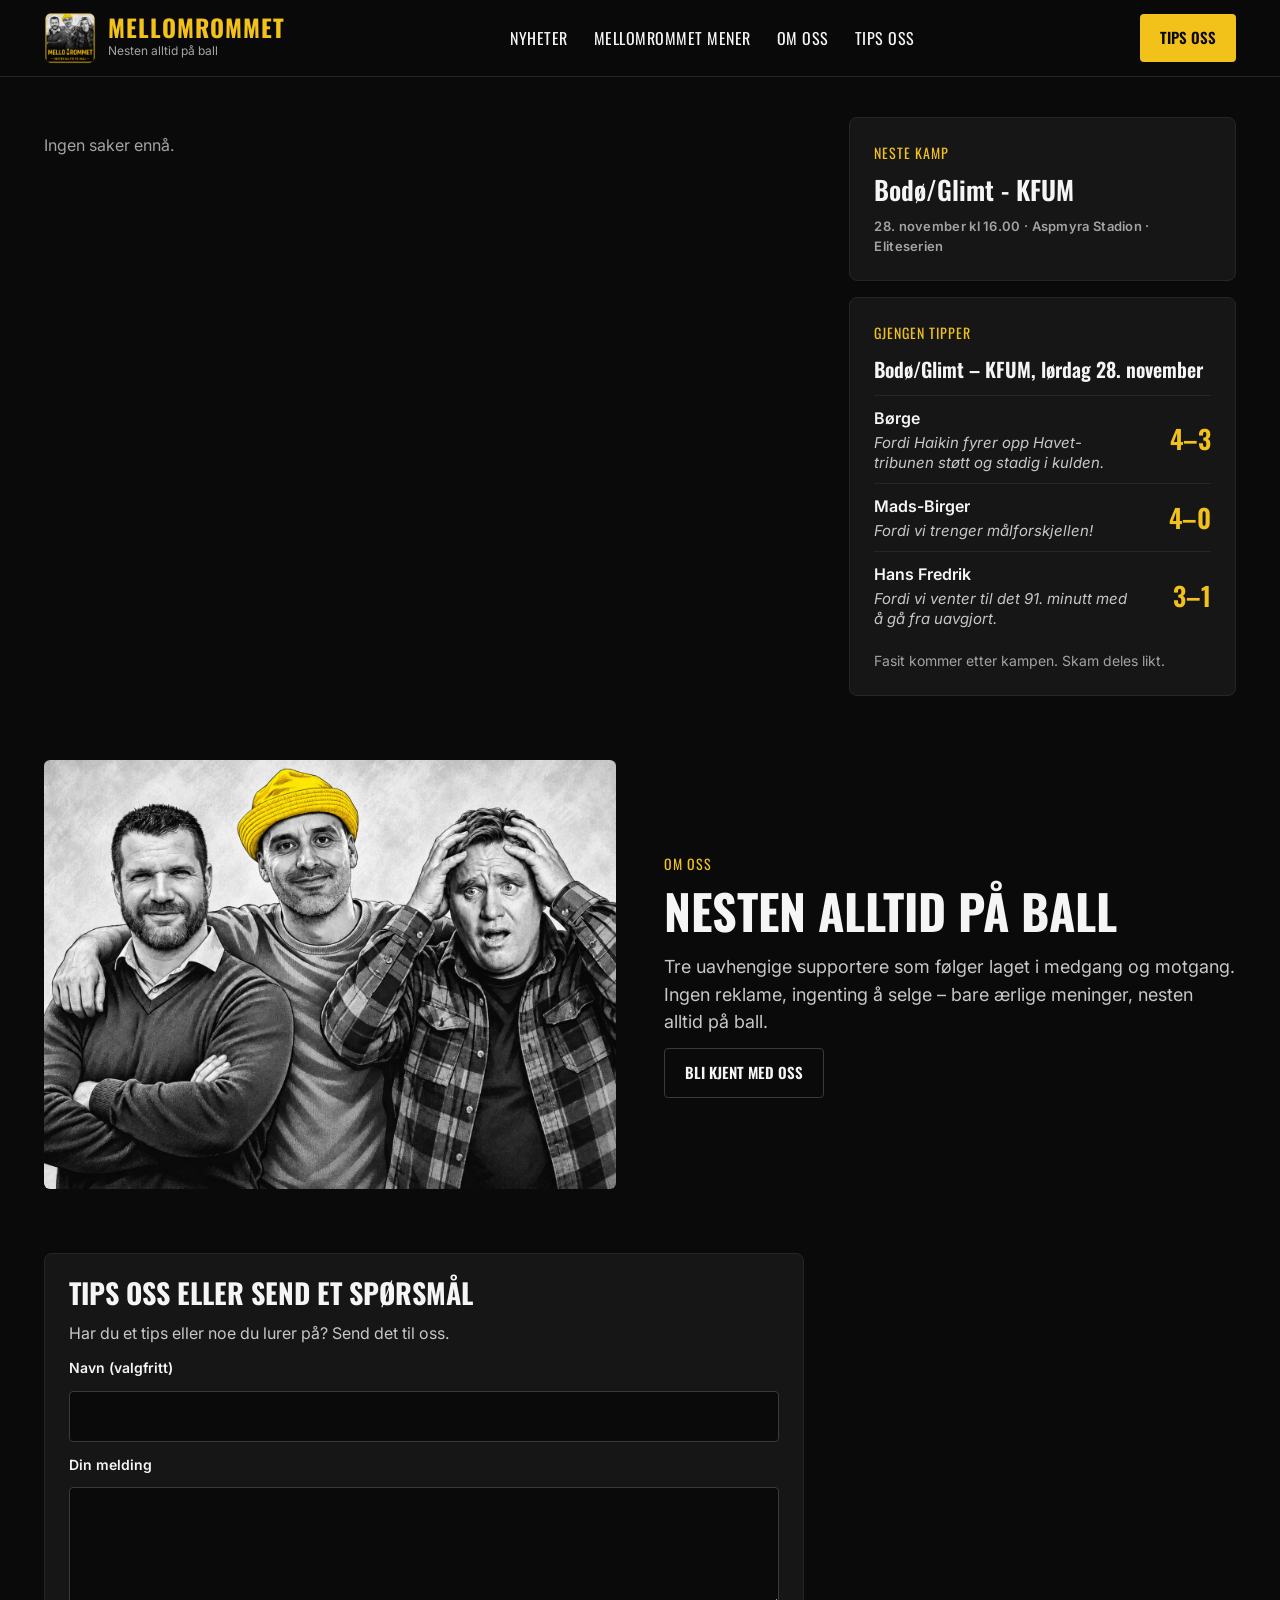
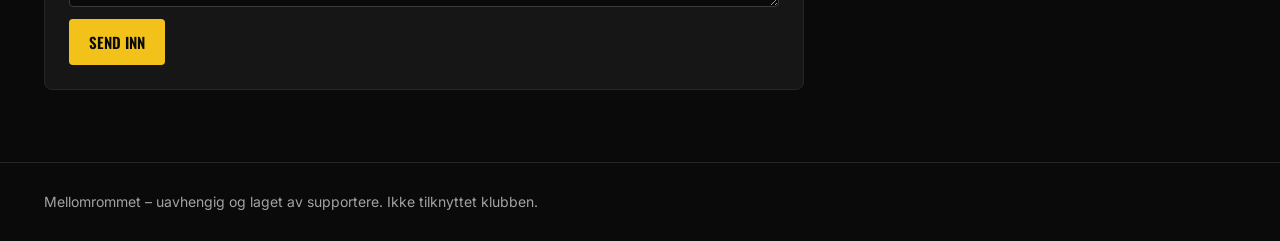
<file: index.html>
<!doctype html>
<html lang="nb">
<head>
<meta charset="utf-8">
<meta name="viewport" content="width=device-width, initial-scale=1">
<title>Mellomrommet – nesten alltid på ball</title>
<meta name="description" content="Mellomrommet – uavhengige supportere om Bodø/Glimt. Nyheter, kampreaksjoner og kommentarer.">
<meta property="og:title" content="Mellomrommet – nesten alltid på ball">
<meta property="og:description" content="Mellomrommet – uavhengige supportere om Bodø/Glimt. Nyheter, kampreaksjoner og kommentarer.">
<meta property="og:image" content="/images/logo-bred.png">
<meta name="theme-color" content="#0A0A0A">
<link rel="icon" href="/images/logo.png">
<link rel="preconnect" href="https://fonts.googleapis.com">
<link rel="preconnect" href="https://fonts.gstatic.com" crossorigin>
<link rel="stylesheet" href="https://fonts.googleapis.com/css2?family=Oswald:wght@500;600;700&family=Inter:wght@400;500;600&display=swap">
<link rel="stylesheet" href="/css/style.css">
</head>
<body data-side="forside">
<main id="innhold"><div class="wrap"><p class="tom-melding">Laster …</p></div></main>
<form name="tips" netlify netlify-honeypot="bot-felt" hidden><input name="navn"><textarea name="melding"></textarea><input name="bot-felt"></form>
<script src="/js/app.js" defer></script>
</body>
</html>
</file>
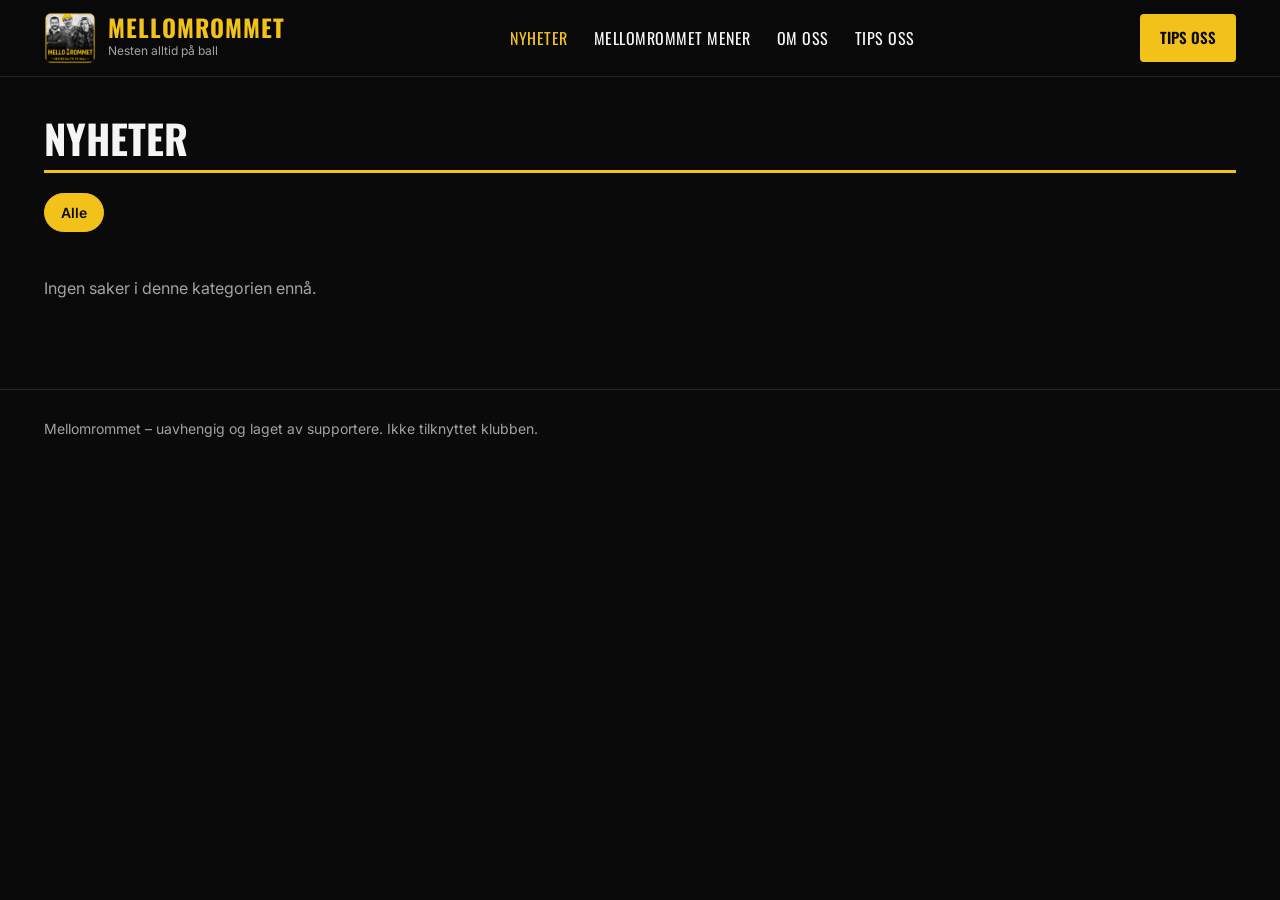
<file: nyheter.html>
<!doctype html>
<html lang="nb">
<head>
<meta charset="utf-8">
<meta name="viewport" content="width=device-width, initial-scale=1">
<title>Nyheter – Mellomrommet</title>
<meta name="description" content="Alle saker fra Mellomrommet.">
<meta property="og:title" content="Nyheter – Mellomrommet">
<meta property="og:description" content="Alle saker fra Mellomrommet.">
<meta property="og:image" content="/images/logo-bred.png">
<meta name="theme-color" content="#0A0A0A">
<link rel="icon" href="/images/logo.png">
<link rel="preconnect" href="https://fonts.googleapis.com">
<link rel="preconnect" href="https://fonts.gstatic.com" crossorigin>
<link rel="stylesheet" href="https://fonts.googleapis.com/css2?family=Oswald:wght@500;600;700&family=Inter:wght@400;500;600&display=swap">
<link rel="stylesheet" href="/css/style.css">
</head>
<body data-side="nyheter">
<main id="innhold"><div class="wrap"><p class="tom-melding">Laster …</p></div></main>
<script src="/js/app.js" defer></script>
</body>
</html>
</file>
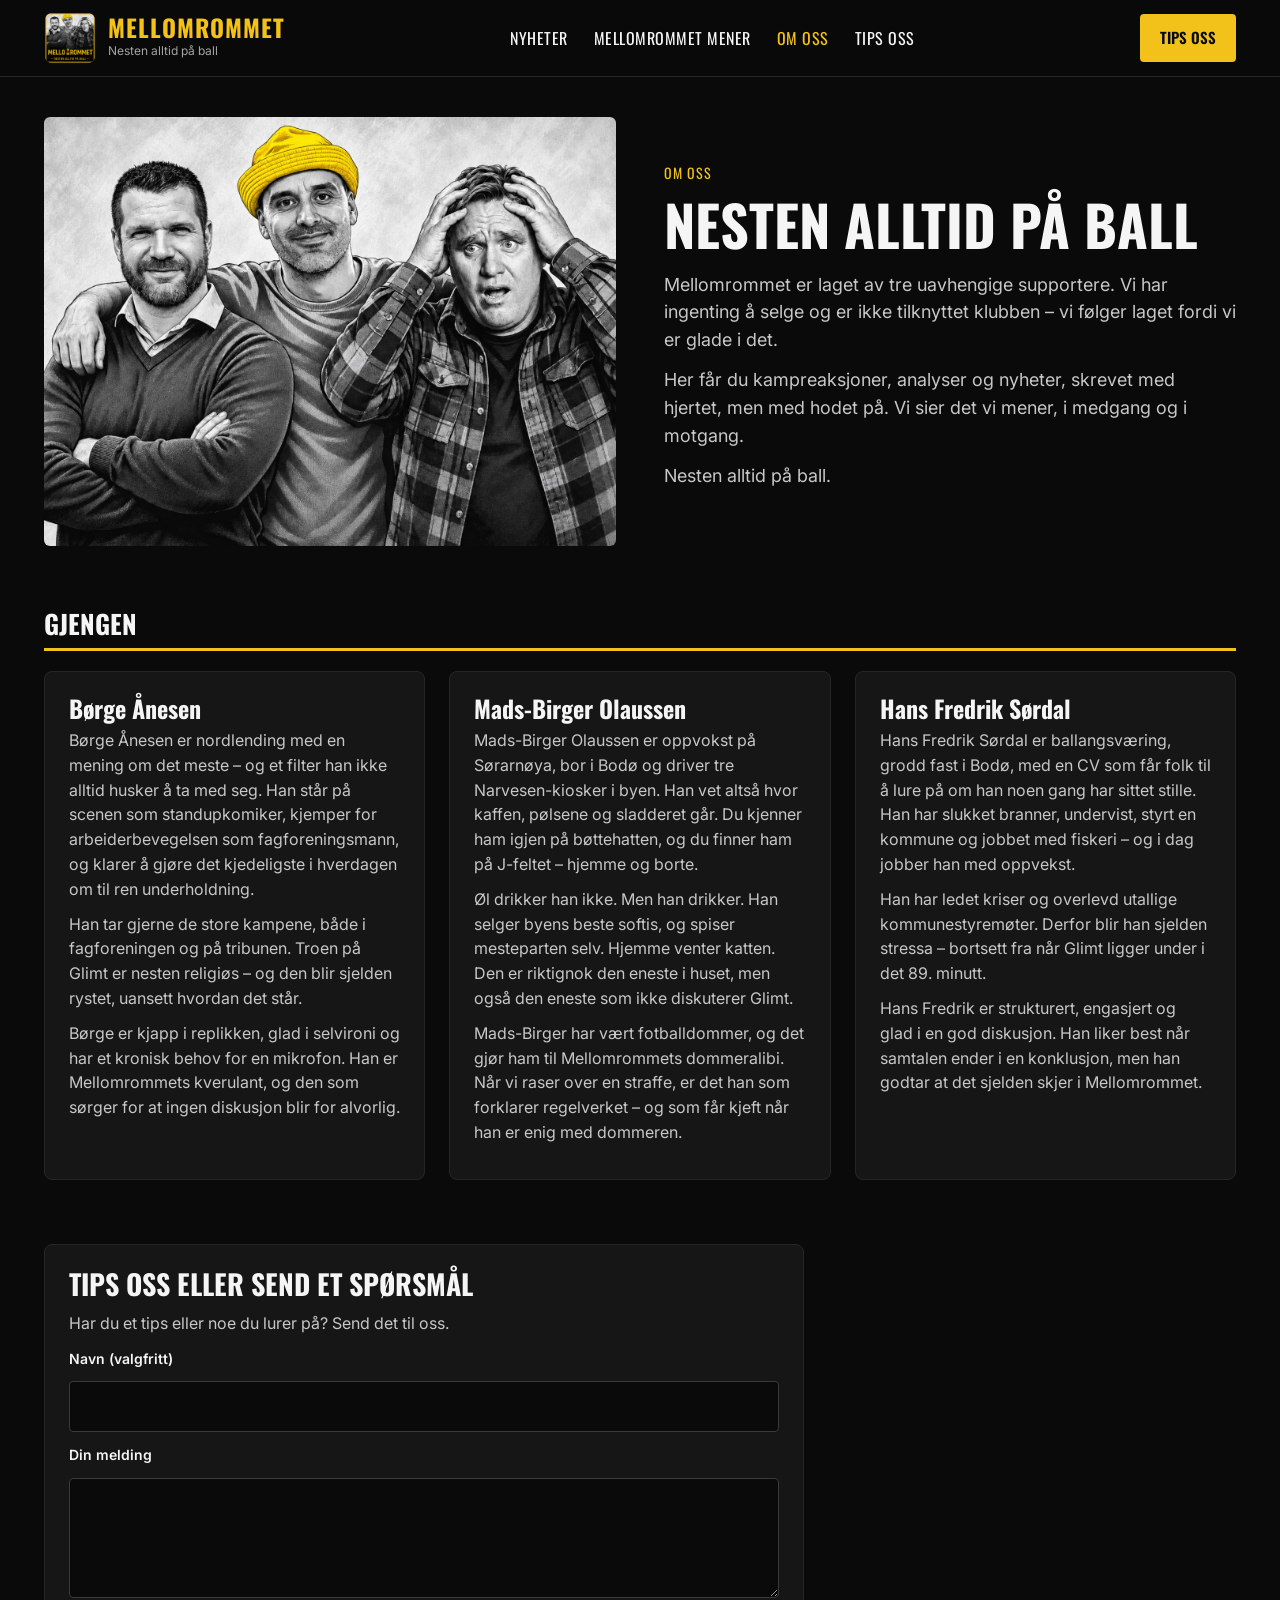
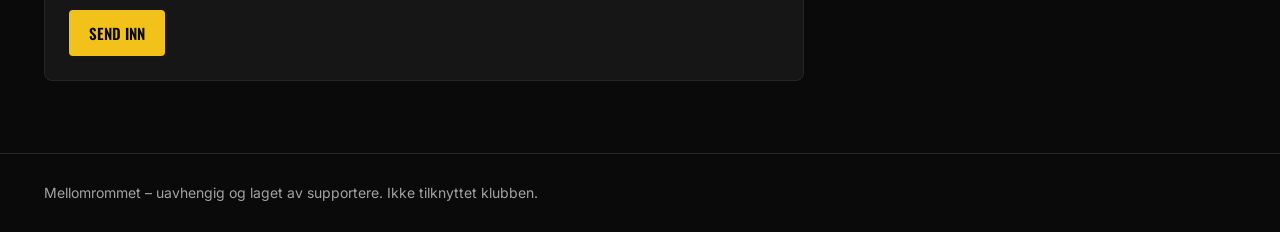
<file: om-oss.html>
<!doctype html>
<html lang="nb">
<head>
<meta charset="utf-8">
<meta name="viewport" content="width=device-width, initial-scale=1">
<title>Om oss – Mellomrommet</title>
<meta name="description" content="Tre supportere som brenner for laget.">
<meta property="og:title" content="Om oss – Mellomrommet">
<meta property="og:description" content="Tre supportere som brenner for laget.">
<meta property="og:image" content="/images/logo-bred.png">
<meta name="theme-color" content="#0A0A0A">
<link rel="icon" href="/images/logo.png">
<link rel="preconnect" href="https://fonts.googleapis.com">
<link rel="preconnect" href="https://fonts.gstatic.com" crossorigin>
<link rel="stylesheet" href="https://fonts.googleapis.com/css2?family=Oswald:wght@500;600;700&family=Inter:wght@400;500;600&display=swap">
<link rel="stylesheet" href="/css/style.css">
</head>
<body data-side="om-oss">
<main id="innhold"><div class="wrap"><p class="tom-melding">Laster …</p></div></main>
<script src="/js/app.js" defer></script>
</body>
</html>
</file>
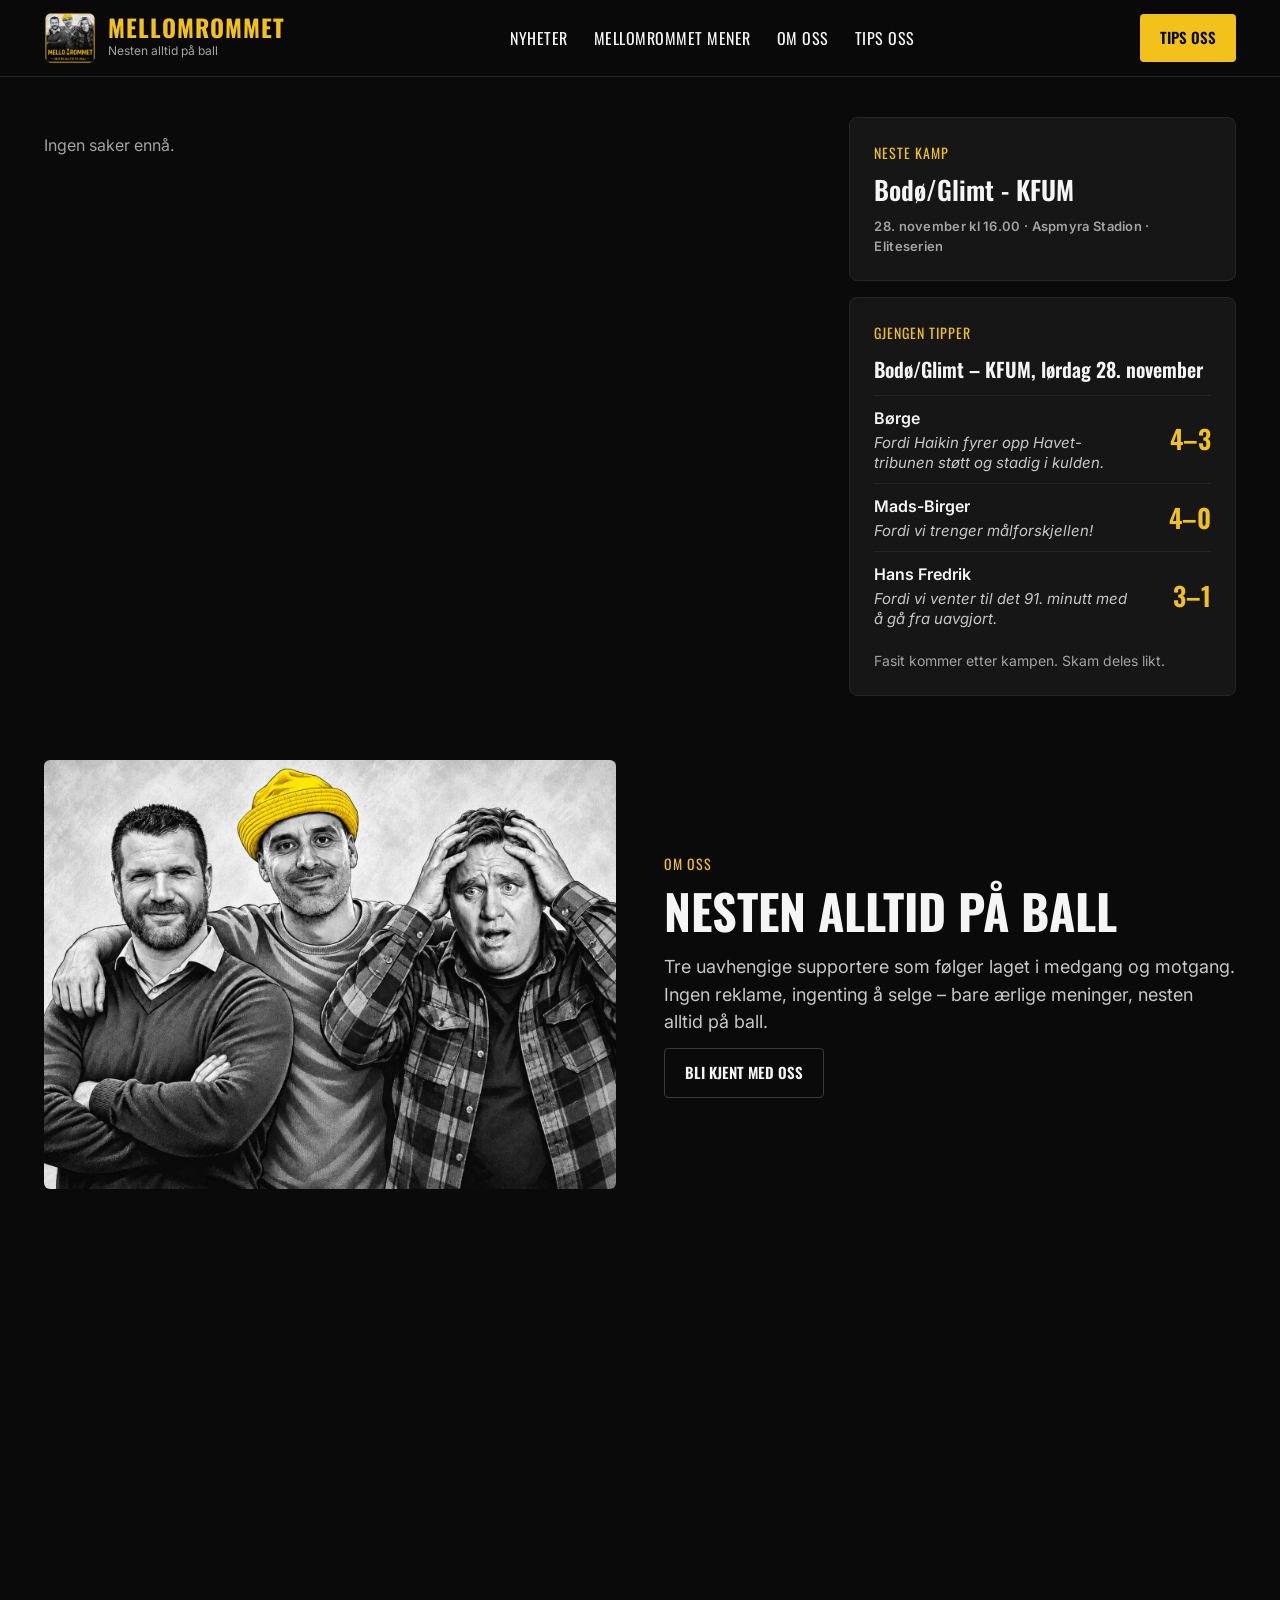
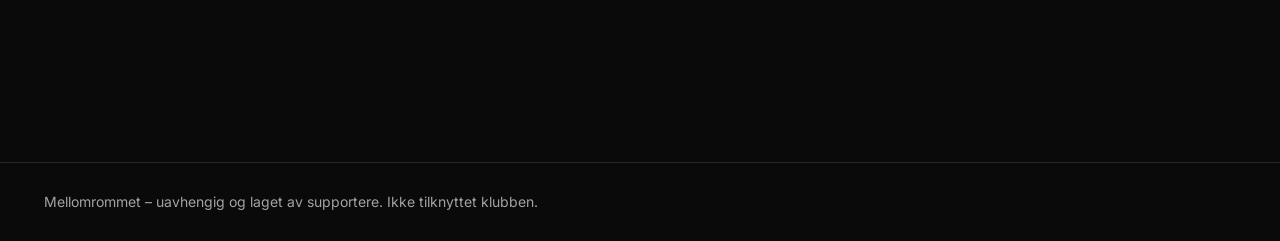
<file: podkast.html>
<!doctype html>
<html lang="nb">
<head>
<meta charset="utf-8">
<meta name="robots" content="noindex">
<meta name="viewport" content="width=device-width, initial-scale=1">
<title>Podkast – Mellomrommet</title>
<meta name="description" content="Alle episoder av Mellomrommet.">
<meta property="og:title" content="Podkast – Mellomrommet">
<meta property="og:description" content="Alle episoder av Mellomrommet.">
<meta property="og:image" content="/images/logo-bred.png">
<meta name="theme-color" content="#0A0A0A">
<link rel="icon" href="/images/logo.png">
<link rel="preconnect" href="https://fonts.googleapis.com">
<link rel="preconnect" href="https://fonts.gstatic.com" crossorigin>
<link rel="stylesheet" href="https://fonts.googleapis.com/css2?family=Oswald:wght@500;600;700&family=Inter:wght@400;500;600&display=swap">
<link rel="stylesheet" href="/css/style.css">
</head>
<body data-side="podkast">
<main id="innhold"><div class="wrap"><p class="tom-melding">Laster …</p></div></main>
<script src="/js/app.js" defer></script>
</body>
</html>
</file>
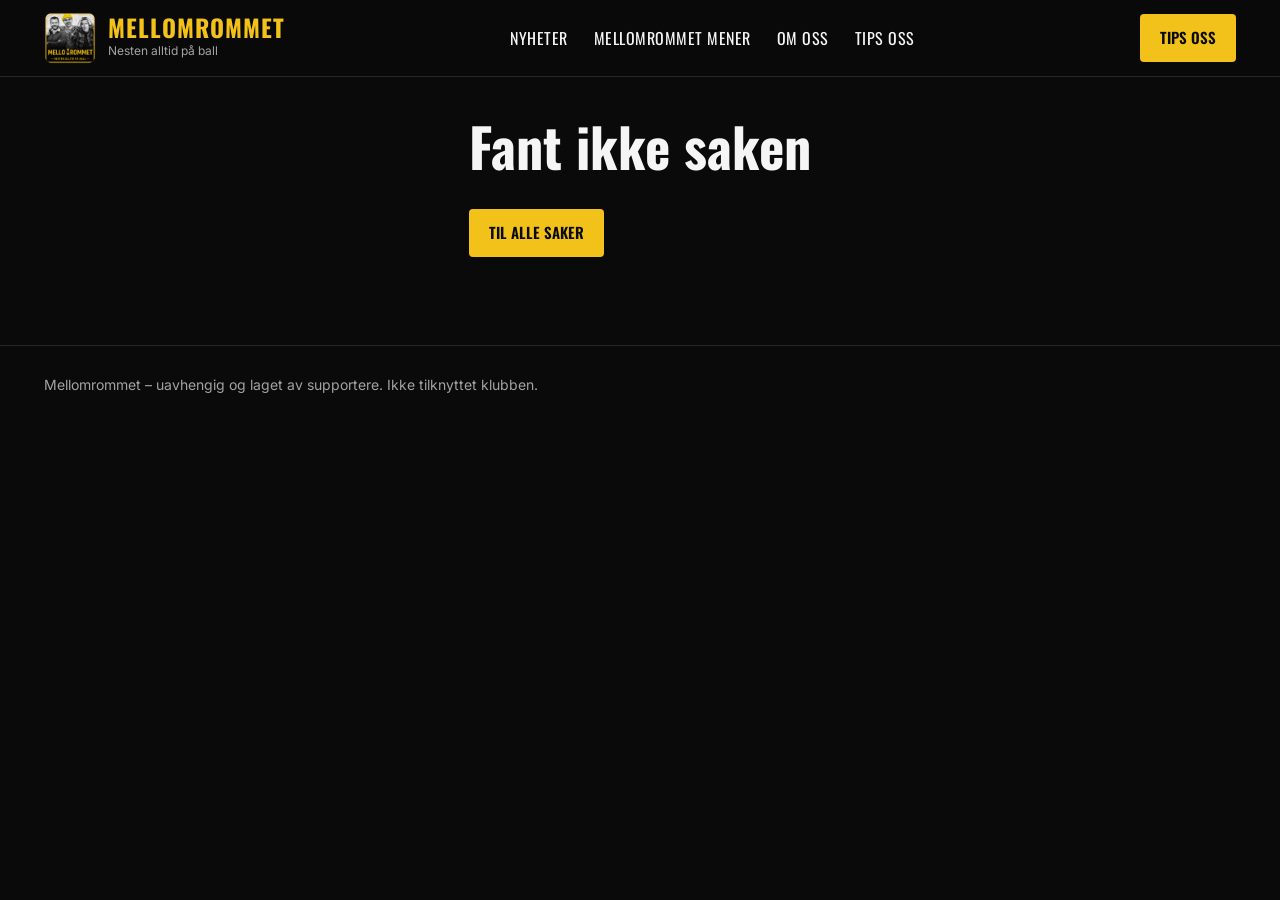
<file: sak.html>
<!doctype html>
<html lang="nb">
<head>
<meta charset="utf-8">
<meta name="viewport" content="width=device-width, initial-scale=1">
<title>Sak – Mellomrommet</title>
<meta name="description" content="Sak fra Mellomrommet.">
<meta property="og:title" content="Sak – Mellomrommet">
<meta property="og:description" content="Sak fra Mellomrommet.">
<meta property="og:image" content="/images/logo-bred.png">
<meta name="theme-color" content="#0A0A0A">
<link rel="icon" href="/images/logo.png">
<link rel="preconnect" href="https://fonts.googleapis.com">
<link rel="preconnect" href="https://fonts.gstatic.com" crossorigin>
<link rel="stylesheet" href="https://fonts.googleapis.com/css2?family=Oswald:wght@500;600;700&family=Inter:wght@400;500;600&display=swap">
<link rel="stylesheet" href="/css/style.css">
</head>
<body data-side="sak">
<main id="innhold"><div class="wrap"><p class="tom-melding">Laster …</p></div></main>
<script src="/js/app.js" defer></script>
</body>
</html>
</file>
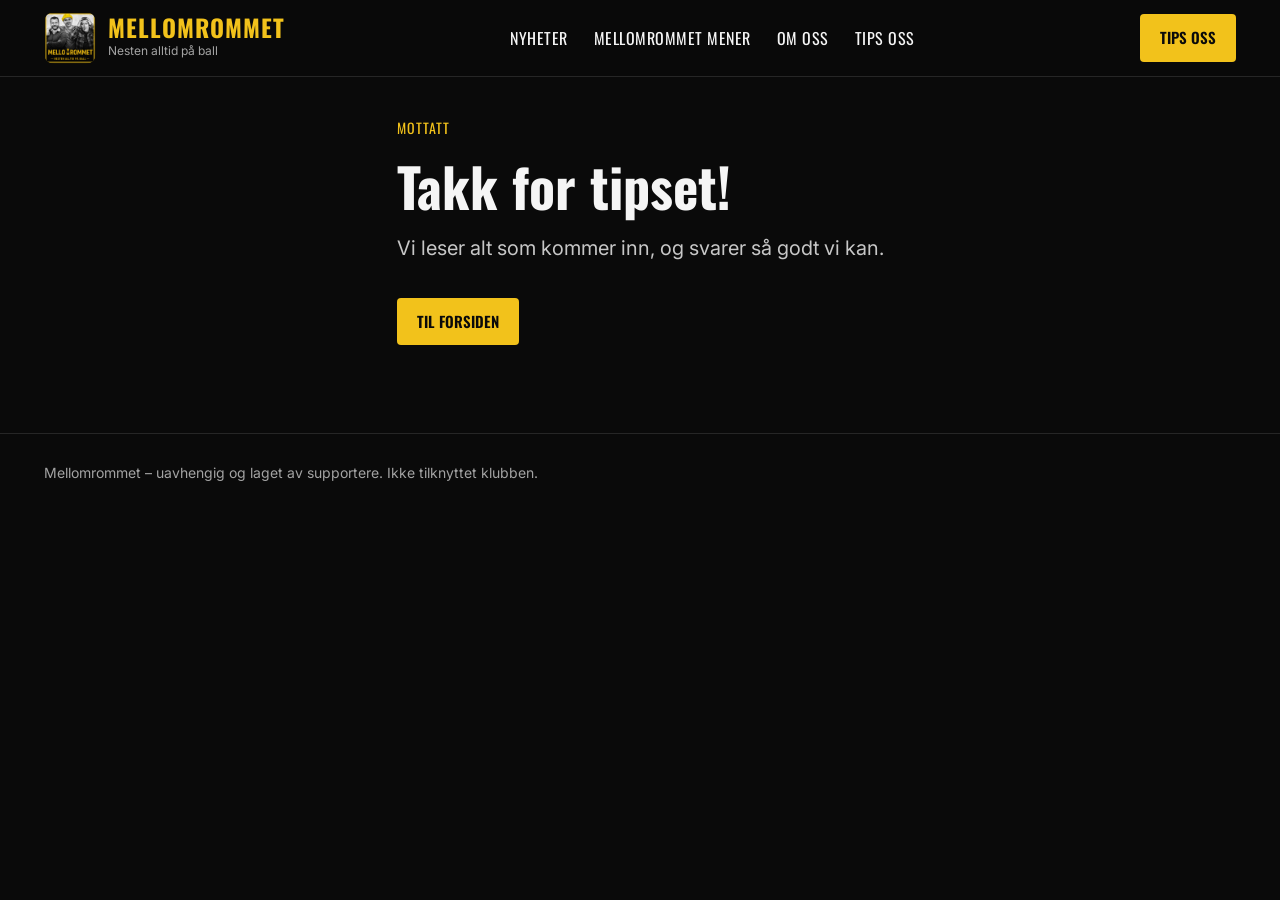
<file: takk.html>
<!doctype html>
<html lang="nb">
<head>
<meta charset="utf-8">
<meta name="viewport" content="width=device-width, initial-scale=1">
<title>Takk – Mellomrommet</title>
<meta name="description" content="Takk for tipset.">
<meta property="og:title" content="Takk – Mellomrommet">
<meta property="og:description" content="Takk for tipset.">
<meta property="og:image" content="/images/logo-bred.png">
<meta name="theme-color" content="#0A0A0A">
<link rel="icon" href="/images/logo.png">
<link rel="preconnect" href="https://fonts.googleapis.com">
<link rel="preconnect" href="https://fonts.gstatic.com" crossorigin>
<link rel="stylesheet" href="https://fonts.googleapis.com/css2?family=Oswald:wght@500;600;700&family=Inter:wght@400;500;600&display=swap">
<link rel="stylesheet" href="/css/style.css">
</head>
<body data-side="takk">
<main id="innhold"><div class="wrap"><div class="artikkel"><span class="kat">Mottatt</span><h1>Takk for tipset!</h1><p class="ingress">Vi leser alt som kommer inn, og svarer så godt vi kan.</p><p><a class="knapp" href="/">Til forsiden</a></p></div></div></main>
<script src="/js/app.js" defer></script>
</body>
</html>
</file>
<file: css/style.css>
:root{
  --bg:#0A0A0A; --surface:#161616; --surface2:#1C1C1C; --line:#262626; --line2:#3A3A3A;
  --gul:#F2C21B; --krem:#EDE4CC; --tekst:#F5F5F5; --tekst2:#C7C7C7; --dempet:#A3A3A3;
  --rad:6px; --maks:1240px;
}
*{box-sizing:border-box}
html{scroll-behavior:smooth}
body{margin:0;background:var(--bg);color:var(--tekst);font-family:Inter,system-ui,sans-serif;font-size:16px;line-height:1.55;-webkit-font-smoothing:antialiased}
img{max-width:100%;display:block}
a{color:var(--tekst);text-decoration:none}
a:hover{color:var(--gul)}
:focus-visible{outline:2px solid var(--gul);outline-offset:3px}
h1,h2,h3,.oswald{font-family:Oswald,Impact,sans-serif;font-weight:700;line-height:1.08;margin:0}
.wrap{max-width:var(--maks);margin:0 auto;padding:0 24px}
.skip{position:absolute;left:-999px;top:0;background:var(--gul);color:#000;padding:8px 12px;z-index:100}
.skip:focus{left:8px}

/* Header */
.header{position:sticky;top:0;z-index:50;background:rgba(10,10,10,.92);backdrop-filter:blur(8px);border-bottom:1px solid var(--line)}
.header .wrap{display:flex;align-items:center;justify-content:space-between;gap:20px;padding-top:12px;padding-bottom:12px}
.brand{display:flex;align-items:center;gap:12px}
.brand img{width:52px;height:52px;border-radius:10px;object-fit:cover}
.brand b{font-family:Oswald,sans-serif;font-size:24px;letter-spacing:1px;color:var(--gul);display:block;line-height:1}
.brand small{display:block;color:var(--dempet);font-size:12px;margin-top:3px}
.nav{display:flex;gap:26px;font-family:Oswald,sans-serif;text-transform:uppercase;letter-spacing:.5px;font-size:16px}
.nav a[aria-current="page"]{color:var(--gul)}
.knapp{display:inline-flex;align-items:center;gap:8px;background:var(--gul);color:#0A0A0A;font-family:Oswald,sans-serif;font-weight:600;text-transform:uppercase;font-size:15px;padding:12px 20px;border-radius:4px;border:0;cursor:pointer;transition:transform .15s,filter .15s}
.knapp:hover{color:#0A0A0A;filter:brightness(1.08);transform:translateY(-1px)}
.knapp.omriss{background:transparent;color:var(--tekst);border:1px solid var(--line2)}
.knapp.omriss:hover{border-color:var(--gul);color:var(--gul)}
.menyknapp{display:none;width:44px;height:44px;background:none;border:0;color:var(--tekst);cursor:pointer}
@media (max-width:900px){
  .nav{display:none;position:absolute;top:100%;left:0;right:0;flex-direction:column;gap:0;background:var(--bg);border-bottom:1px solid var(--line)}
  .nav.open{display:flex}
  .nav a{padding:14px 24px;border-top:1px solid var(--line)}
  .menyknapp{display:flex;align-items:center;justify-content:center}
  .header .lytt{display:none}
}

/* Ticker */
.ticker{background:var(--gul);color:#0A0A0A;overflow:hidden;display:flex;align-items:center;font-weight:600;font-size:15px}
.ticker .merke{flex-shrink:0;background:#0A0A0A;color:var(--gul);font-family:Oswald,sans-serif;text-transform:uppercase;padding:9px 14px;z-index:1}
.ticker .spor{display:flex;gap:48px;white-space:nowrap;padding-left:24px;animation:rull 40s linear infinite}
.ticker:hover .spor{animation-play-state:paused}
.ticker a{color:#0A0A0A}
.ticker a:hover{text-decoration:underline}
.ticker .kat{font-family:Oswald,sans-serif;text-transform:uppercase;font-size:13px;opacity:.7;margin-right:8px}
@keyframes rull{from{transform:translateX(0)}to{transform:translateX(-50%)}}

/* Typografi-hjelpere */
.kat{font-family:Oswald,sans-serif;color:var(--gul);text-transform:uppercase;font-size:14px;letter-spacing:1px}
.meta{font-size:13px;color:var(--dempet);text-transform:uppercase;font-weight:600;letter-spacing:.3px}
.seksjonstittel{font-family:Oswald,sans-serif;text-transform:uppercase;font-size:26px;border-bottom:3px solid var(--gul);padding-bottom:10px;margin:0 0 20px;display:flex;justify-content:space-between;align-items:baseline}
.seksjonstittel a{font-size:15px;color:var(--dempet)}
main{padding:40px 0 72px}
main > .wrap{display:flex;flex-direction:column;gap:64px}

/* Forside: hovedsak */
.lead{display:grid;grid-template-columns:2fr 1fr;gap:32px}
.hovedsak{display:flex;flex-direction:column;gap:14px}
.hovedsak .bilde{aspect-ratio:16/10;border-radius:var(--rad);overflow:hidden;background:var(--surface2)}
.hovedsak .bilde img{width:100%;height:100%;object-fit:cover;transition:transform .6s}
.hovedsak:hover .bilde img{transform:scale(1.03)}
.hovedsak h1{font-size:clamp(32px,4.2vw,52px);text-transform:none}
.hovedsak p{margin:0;color:var(--tekst2);font-size:18px}
.siste{display:flex;flex-direction:column}
.siste h2{font-size:22px;text-transform:uppercase;border-bottom:3px solid var(--gul);padding-bottom:8px;margin-bottom:4px}
.siste a{display:flex;flex-direction:column;gap:4px;padding:15px 0;border-bottom:1px solid var(--line)}
.siste a span:last-child{font-family:Oswald,sans-serif;font-size:21px;line-height:1.2}
.siste .meta{color:var(--gul)}

.boks{background:var(--surface);border:1px solid var(--line);border-radius:8px;padding:24px}
.nestekamp{margin-top:24px;display:flex;flex-direction:column;gap:6px}
.nestekamp strong{font-family:Oswald,sans-serif;font-size:26px;font-weight:600}

/* Episode */
.episode{display:grid;grid-template-columns:auto 1fr;gap:28px;align-items:center;padding:32px}
.episode > img{width:160px;height:160px;border-radius:8px;object-fit:cover}
.episode h2{font-size:32px;margin:6px 0 10px}
.episode p{margin:0 0 16px;color:var(--tekst2)}
.spiller{display:flex;align-items:center;gap:16px;margin-bottom:18px}
.spill{width:56px;height:56px;border-radius:50%;border:0;background:var(--gul);display:flex;align-items:center;justify-content:center;cursor:pointer;flex-shrink:0;transition:transform .15s}
.spill:hover{transform:scale(1.06)}
.spill svg{width:22px;height:22px;fill:#0A0A0A}
.bar{flex:1;height:6px;background:#333;border-radius:3px;cursor:pointer;position:relative}
.bar i{position:absolute;left:0;top:0;bottom:0;width:0;background:var(--gul);border-radius:3px}
.tid{color:var(--dempet);font-size:14px;min-width:88px;text-align:right}
.plattformer{display:flex;gap:10px;flex-wrap:wrap}
@media (max-width:700px){.episode{grid-template-columns:1fr;padding:20px}.episode > img{width:100%;height:auto;aspect-ratio:1}}

/* Kort */
.kort-grid{display:grid;grid-template-columns:repeat(auto-fill,minmax(260px,1fr));gap:24px}
.kort{display:flex;flex-direction:column;gap:10px;transition:transform .2s}
.kort:hover{transform:translateY(-4px)}
.kort .bilde{aspect-ratio:16/9;background:var(--surface2);border-radius:var(--rad);overflow:hidden;display:flex;align-items:center;justify-content:center}
.kort .bilde img{width:100%;height:100%;object-fit:cover}
.kort .bilde .tomt{width:64px;opacity:.35}
.kort h3{font-size:22px;line-height:1.2;font-weight:600}
.kort p{margin:0;color:var(--dempet);font-size:15px}

/* Om oss-bånd */
.to{display:grid;grid-template-columns:1fr 1fr;gap:48px;align-items:center}
.to img{border-radius:var(--rad);width:100%}
.to h2{font-size:clamp(34px,4vw,48px);text-transform:uppercase;margin:8px 0 16px}
.to p{color:var(--tekst2);font-size:18px;margin:0 0 12px}

/* Skjema */
.skjema{max-width:760px;display:flex;flex-direction:column;gap:12px}
.skjema h2{font-size:28px;text-transform:uppercase}
.skjema label{font-size:14px;font-weight:600}
.skjema input,.skjema textarea{background:var(--bg);color:var(--tekst);border:1px solid var(--line2);border-radius:4px;padding:12px;font:inherit}
.skjema textarea{min-height:120px;resize:vertical}
.skjema .knapp{align-self:flex-start}
.takk{color:var(--gul);font-weight:600}

/* Filter */
.filter{display:flex;flex-wrap:wrap;gap:8px;margin-bottom:28px}
.filter button{background:var(--surface);color:var(--tekst);border:1px solid var(--line2);border-radius:999px;padding:10px 16px;font:600 14px Inter,sans-serif;cursor:pointer}
.filter button[aria-pressed="true"]{background:var(--gul);color:#0A0A0A;border-color:var(--gul)}

/* Artikkel */
.artikkel{max-width:760px;margin:0 auto;display:flex;flex-direction:column;gap:18px}
.artikkel h1{font-size:clamp(34px,5vw,54px)}
.artikkel .ingress{font-size:20px;color:var(--tekst2);margin:0}
.artikkel .hovedbilde{border-radius:var(--rad);width:100%}
.brodtekst{font-size:18px;line-height:1.7}
.brodtekst a{color:var(--gul);text-decoration:underline}
.kilde{border-left:3px solid var(--gul);padding:12px 16px;background:var(--surface);font-size:15px}

/* Episodeliste */
.ep-liste{display:flex;flex-direction:column;gap:16px}
.ep-rad{display:grid;grid-template-columns:72px 1fr auto;gap:20px;align-items:center}
.ep-rad .nr{font-family:Oswald,sans-serif;font-size:36px;color:var(--gul);text-align:center}
.ep-rad h3{font-size:22px;font-weight:600;margin-bottom:4px}
.ep-rad p{margin:0;color:var(--dempet);font-size:15px}
@media (max-width:640px){.ep-rad{grid-template-columns:1fr}.ep-rad .nr{text-align:left}}

/* Programledere */
.personer{display:grid;grid-template-columns:repeat(auto-fit,minmax(220px,1fr));gap:24px}
.person h3{font-size:24px;margin-bottom:6px}
.person p{margin:0 0 10px;color:var(--tekst2)}

/* Footer */
.footer{border-top:1px solid var(--line);color:var(--dempet);font-size:14px}
.footer .wrap{display:flex;justify-content:space-between;gap:16px;flex-wrap:wrap;padding-top:28px;padding-bottom:28px}
.footer nav{display:flex;gap:18px}

/* Animasjon inn ved scroll */
.reveal{opacity:0;transform:translateY(18px);transition:opacity .6s ease,transform .6s ease}
.reveal.vis{opacity:1;transform:none}
@media (prefers-reduced-motion:reduce){
  *{scroll-behavior:auto!important}
  .reveal{opacity:1;transform:none;transition:none}
  .ticker .spor{animation:none}
  .kort,.knapp,.spill,.hovedsak .bilde img{transition:none}
}
@media (max-width:860px){.lead,.to{grid-template-columns:1fr}}
.skjult{position:absolute;width:1px;height:1px;overflow:hidden;clip:rect(0 0 0 0)}
.tom-melding{color:var(--dempet)}

/* Mellomrommet mener */
.spaltemerke{display:inline-block;background:var(--gul);color:#0A0A0A;padding:2px 8px;border-radius:3px;letter-spacing:.5px}
.spalteingress{color:var(--tekst2);font-size:18px;margin:-8px 0 24px;max-width:640px}
.segment{margin-top:36px;padding-top:24px;border-top:1px solid var(--line)}
.segment h2{font-family:Oswald,sans-serif;text-transform:uppercase;color:var(--gul);font-size:24px;margin:0 0 12px}
.ks-ingress{color:var(--tekst2);margin:0 0 16px}
.ks-grid{display:grid;grid-template-columns:repeat(auto-fit,minmax(260px,1fr));gap:14px}
.ks-kort{background:var(--surface);border:1px solid var(--line2);border-left:8px solid;border-radius:6px;padding:16px}
.ks-kort.gul{border-left-color:#F2C21B}.ks-kort.rod{border-left-color:#E03A3A}.ks-kort.gronn{border-left-color:#2FB45A}.ks-kort.softis{border-left-color:#F6EBD9;background:linear-gradient(135deg,var(--surface),#2a2418)}
.ks-merke{display:block;font-family:Oswald,sans-serif;text-transform:uppercase;font-size:14px;letter-spacing:1px;color:var(--tekst2);margin-bottom:6px}
.ks-kort strong{display:block;font-size:20px;margin-bottom:4px}
.ks-kort p{margin:0;color:var(--tekst2);font-size:15px}
.ukas-kort .hovedbilde{width:100%;max-height:420px;object-fit:cover;object-position:top;border-radius:6px;margin-bottom:12px}
.stilling{margin-top:16px}
.stilling table{width:100%;border-collapse:collapse;margin-top:8px;font-size:15px}
.stilling th{text-align:left;color:var(--tekst2);font-weight:600;font-size:13px;text-transform:uppercase;padding:6px 4px;border-bottom:1px solid var(--line2)}
.stilling td{padding:8px 4px;border-bottom:1px solid var(--line)}
.stilling .tall{text-align:right;font-variant-numeric:tabular-nums}
.stilling tr.leder td{color:var(--gul);font-weight:700}
.stilling .fotnote{color:var(--tekst2);font-size:13px;margin:10px 0 0}
.mer{display:inline-block;margin-top:10px;color:var(--gul);font-weight:600}
#stilling{max-width:520px;margin-bottom:28px}
.poengliste{list-style:none;padding:0;margin:0 0 8px}
.poengliste li{padding:6px 0;border-bottom:1px solid var(--line)}
.poengliste b{display:inline-block;min-width:48px;color:var(--gul)}
.analyseboks h3{font-family:Oswald,sans-serif;text-transform:uppercase;font-size:18px;margin:20px 0 10px}
.maane{margin:0 0 8px;font-size:17px}
.skyld{display:flex;flex-direction:column;gap:14px}
.skyld-topp{display:flex;justify-content:space-between;gap:12px;margin-bottom:4px}
.skyld-topp b{color:var(--gul);font-variant-numeric:tabular-nums}
.skyld-bar{height:10px;background:var(--surface);border:1px solid var(--line2);border-radius:99px;overflow:hidden}
.skyld-bar i{display:block;height:100%;background:var(--gul)}
.skyld-rad p{margin:6px 0 0;color:var(--tekst2);font-size:15px}
.konklusjon{margin-top:20px;background:var(--gul);color:#0A0A0A;border-radius:6px;padding:16px 18px}
.konklusjon .kat{color:#0A0A0A}
.konklusjon p{margin:4px 0 0;font-size:18px;font-weight:600}
.kampfakta{background:var(--surface);border:1px solid var(--line2);border-radius:6px;padding:16px 18px;margin-bottom:8px}
.kampfakta .kat{display:block;margin-bottom:8px}
.ukas-kort .hovedbilde{display:block;width:100%;max-width:520px;max-height:none;object-fit:contain;margin:0 auto 14px}
.boks.lytt{margin:20px 0;border-color:var(--gul)}
.boks.lytt p{color:var(--tekst2);margin:6px 0 12px}
.merknad{margin:0 0 20px;padding:12px 16px;border-left:4px solid var(--gul);background:var(--surface);color:var(--tekst2);font-size:15px;font-style:italic}
.merknad b{font-style:normal;color:var(--tekst)}
.lead .sidekolonne{display:flex;flex-direction:column;gap:16px}
.lead .sidekolonne .boks{margin:0}
.lead .sidekolonne .stilling{margin-top:0}
.siste3{margin-top:8px}
.siste3 .seksjonstittel{margin-top:0}
.siste3-grid{display:grid;grid-template-columns:repeat(3,1fr);gap:24px}
.siste3-sak{display:flex;flex-direction:column;gap:8px;padding-top:16px;border-top:3px solid var(--gul)}
.siste3-sak h3{font-size:22px;line-height:1.2;margin:0}
.siste3-sak p{margin:0;color:var(--tekst2);font-size:15px}
.siste3-sak:hover h3{color:var(--gul)}
@media (max-width:860px){.siste3-grid{grid-template-columns:1fr}}
.segmentgrid{display:grid;grid-template-columns:repeat(auto-fill,minmax(300px,1fr));gap:20px}
.segmentboks{display:flex;flex-direction:column;gap:10px}
.segmentboks h2{font-family:Oswald,sans-serif;text-transform:uppercase;font-size:26px;margin:0;color:var(--gul)}
.segmentboks > p{margin:0;color:var(--tekst2)}
.seg-tom{margin:auto 0 0 !important;padding-top:12px;border-top:1px dashed var(--line2);color:var(--dempet) !important;font-size:14px;font-style:italic}
.seg-siste{display:flex;flex-direction:column;gap:4px;margin-top:auto;padding-top:12px;border-top:1px solid var(--line2)}
.seg-siste b{font-size:17px}.seg-siste span{color:var(--tekst2);font-size:15px}
.seg-kort{display:block;border-left:6px solid;padding:2px 8px;margin:2px 0;font-size:15px}
.seg-kort.gul{border-color:#F2C21B}.seg-kort.rod{border-color:#E03A3A}.seg-kort.gronn{border-color:#2FB45A}.seg-kort.softis{border-color:#F6EBD9}
.seg-topp{margin:auto 0 0;padding:12px 0 0 20px;border-top:1px solid var(--line2)}
.seg-topp b{color:var(--gul)}

/* Gjengen tipper */
.tipping{margin-top:24px;display:flex;flex-direction:column;gap:10px}
.tip-kamp{margin:0;font-family:Oswald,sans-serif;font-size:20px;font-weight:600}
.tip-liste{list-style:none;margin:0;padding:0;display:flex;flex-direction:column}
.tip-liste li{display:flex;align-items:center;gap:12px;padding:10px 0;border-top:1px solid var(--line)}
.tip-navn{flex:1;color:var(--tekst);font-weight:600;display:flex;flex-direction:column;gap:2px}
.tip-grunn{font-weight:400;font-style:italic;color:var(--tekst2);font-size:15px;line-height:1.35}
.tip-res{font-family:Oswald,sans-serif;font-size:26px;font-weight:600;color:var(--gul);min-width:64px;text-align:right}
.tip-merke{font-size:12px;font-weight:700;text-transform:uppercase;letter-spacing:.5px;padding:3px 8px;border-radius:3px;white-space:nowrap}
.tip-merke.blink{background:var(--gul);color:#0A0A0A}
.tip-merke.utfall{border:1px solid var(--gul);color:var(--gul)}
.tip-merke.bom{border:1px solid var(--line);color:var(--dempet)}
.tip-fot{margin:0;font-size:14px;color:var(--dempet)}
.tip-fot b{color:var(--gul);font-family:Oswald,sans-serif;font-size:18px}
</file>
